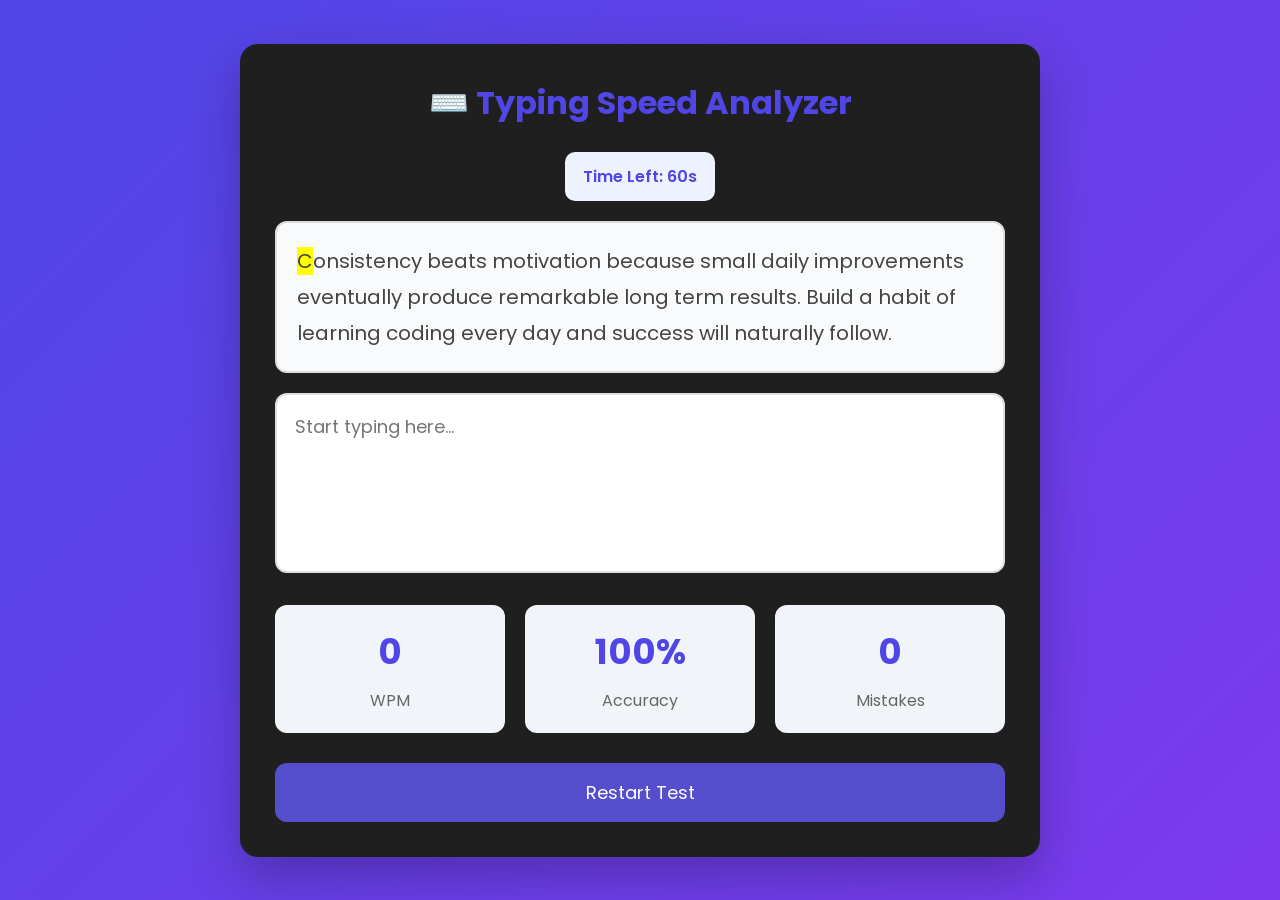
<file: index.html>
<!DOCTYPE html>
<html lang="en">
<head>
    <meta charset="UTF-8">
    <meta name="viewport" content="width=device-width, initial-scale=1.0">
    <title>Typing Speed Analyzer</title>

    <link rel="stylesheet" href="style.css">

    <!-- Google Font -->
    <link href="https://fonts.googleapis.com/css2?family=Poppins:wght@300;400;500;600;700&display=swap" rel="stylesheet">
</head>
<body>

<div class="container">

    <h1>⌨️ Typing Speed Analyzer</h1>

    <div class="timer-box">
        <span>Time Left:</span>
        <span id="time">60</span>s
    </div>

    <div class="paragraph" id="paragraph">
        Loading paragraph...
    </div>

    <textarea
        id="input"
        placeholder="Start typing here..."
    ></textarea>

    <div class="result">

        <div class="card">
            <h2 id="wpm">0</h2>
            <p>WPM</p>
        </div>

        <div class="card">
            <h2 id="accuracy">100%</h2>
            <p>Accuracy</p>
        </div>

        <div class="card">
            <h2 id="mistakes">0</h2>
            <p>Mistakes</p>
        </div>

    </div>

    <button id="restart">
        Restart Test
    </button>

</div>

<script src="paragraphs.js"></script>
<script src="script.js"></script>

</body>
</html>
</file>
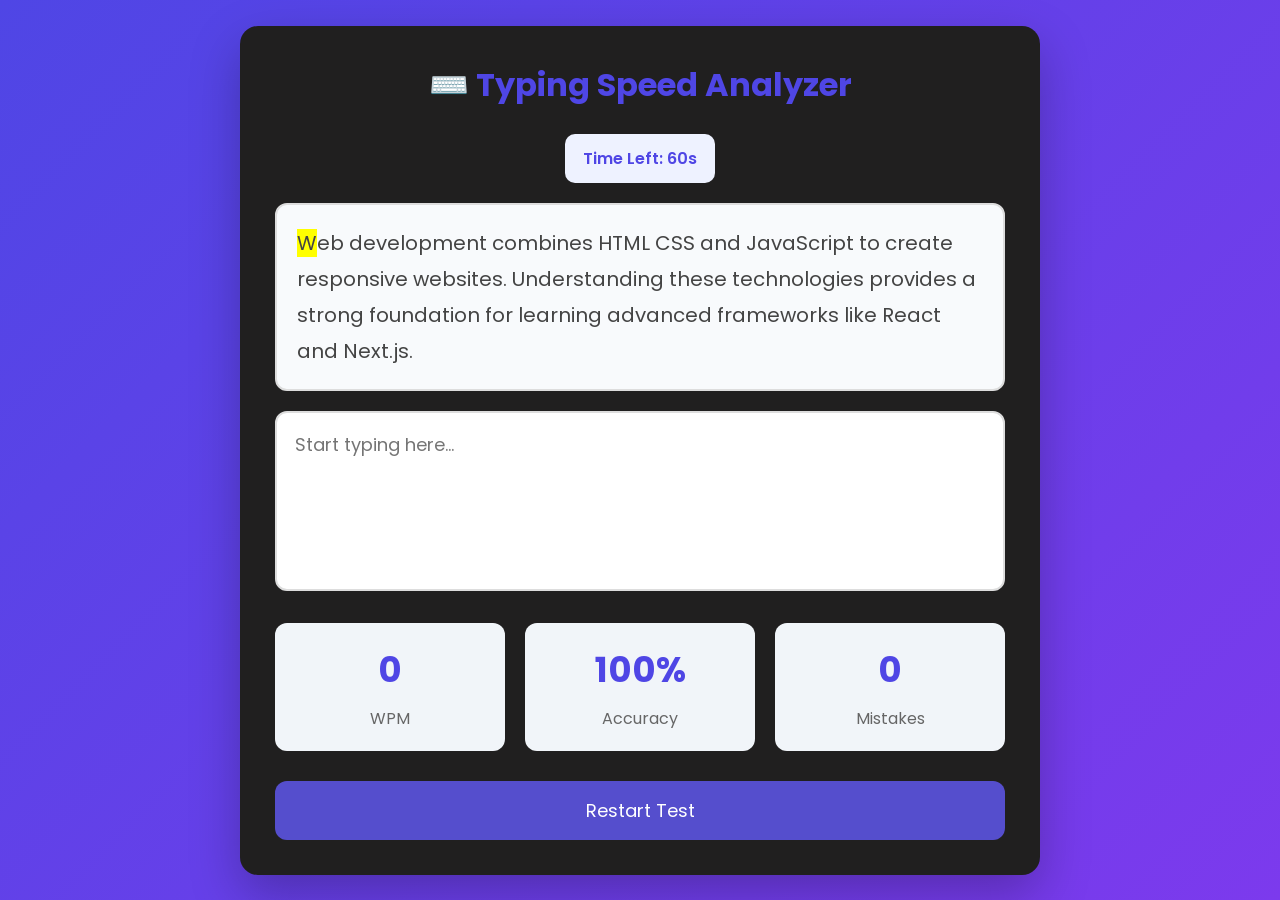
<file: text.html>
<!DOCTYPE html>
<html lang="en">
<head>
    <meta charset="UTF-8">
    <meta name="viewport" content="width=device-width, initial-scale=1.0">
    <title>Typing Speed Analyzer</title>

    <link rel="stylesheet" href="style.css">

    <!-- Google Font -->
    <link href="https://fonts.googleapis.com/css2?family=Poppins:wght@300;400;500;600;700&display=swap" rel="stylesheet">
</head>
<body>

<div class="container">

    <h1>⌨️ Typing Speed Analyzer</h1>

    <div class="timer-box">
        <span>Time Left:</span>
        <span id="time">60</span>s
    </div>

    <div class="paragraph" id="paragraph">
        Loading paragraph...
    </div>

    <textarea
        id="input"
        placeholder="Start typing here..."
    ></textarea>

    <div class="result">

        <div class="card">
            <h2 id="wpm">0</h2>
            <p>WPM</p>
        </div>

        <div class="card">
            <h2 id="accuracy">100%</h2>
            <p>Accuracy</p>
        </div>

        <div class="card">
            <h2 id="mistakes">0</h2>
            <p>Mistakes</p>
        </div>

    </div>

    <button id="restart">
        Restart Test
    </button>

</div>

<script src="paragraphs.js"></script>
<script src="script.js"></script>

</body>
</html>
</file>
<file: style.css>
/* Google Font */
@import url('https://fonts.googleapis.com/css2?family=Poppins:wght@300;400;500;600;700&display=swap');

*{
    margin:0;
    padding:0;
    box-sizing:border-box;
    font-family:'Poppins',sans-serif;
}

body{
    display:flex;
    justify-content:center;
    align-items:center;
    min-height:100vh;
    background:linear-gradient(135deg,#4f46e5,#7c3aed);
    padding:20px;
}

.container{
    width:800px;

    max-width:100%;
    background-color: rgb(32, 31, 31);
    border-radius:18px;
    padding:35px;
    box-shadow:0 20px 50px rgba(0,0,0,.25);
}

h1{
    text-align:center;
    color:#4f46e5;
    margin-bottom:25px;
}

.timer-box{
    width:150px;
    margin:auto;
    text-align:center;
    padding:12px;
    border-radius:10px;
    background:#eef2ff;
    color:#4f46e5;
    font-weight:600;
    margin-bottom:20px;
}

.paragraph{
    background:#f8fafc;
    border:2px solid #ddd;
    border-radius:12px;
    padding:20px;
    font-size:20px;
    line-height:1.8;
    color:#444;
    user-select:none;
    margin-bottom:20px;
}

textarea{
    width:100%;
    height:180px;
    border:none;
    outline:none;
    resize:none;
    padding:18px;
    font-size:18px;
    border-radius:12px;
    border:2px solid #ddd;
    transition:.3s;
}

textarea:focus{
    border-color:#4f46e5;
}

.result{
    display:grid;
    grid-template-columns:repeat(3,1fr);
    gap:20px;
    margin-top:25px;
}

.card{
    background:#f1f5f9;
    text-align:center;
    padding:20px;
    border-radius:12px;
    transition:.3s;
}

.card:hover{
    transform:translateY(-5px);
}

.card h2{
    color:#4f46e5;
    font-size:35px;
}

.card p{
    color:#666;
    margin-top:10px;
}

button{
    width:100%;
    margin-top:30px;
    padding:16px;
    border:none;
    border-radius:12px;
    background:#554ecd;
    color:white;
    cursor:pointer;
    font-size:18px;
    transition:.3s;
}

button:hover{
    background:#1206b8;
}

.correct{
    color:green;
}

.wrong{
    color:red;
    text-decoration:underline;
}

.current{
    background:yellow;
}

@media(max-width:700px){

.result{
grid-template-columns:1fr;
}

.paragraph{
font-size:18px;
}

textarea{
height:150px;
}

.container{
padding:20px;
}

}
</file>
